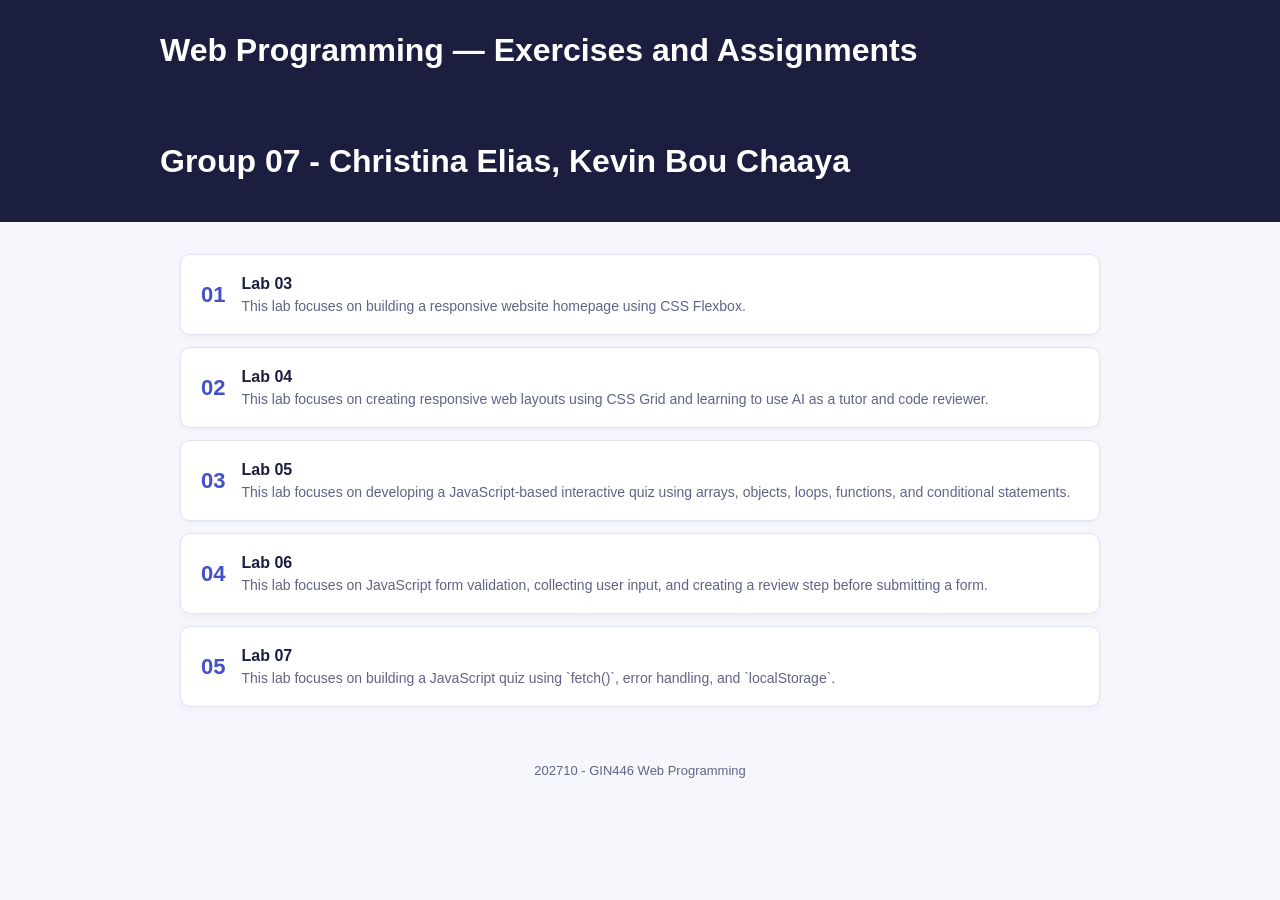
<file: index.html>
<!DOCTYPE html>
<html>
<head>
  <meta http-equiv="refresh" content="0; url=FINAL_WEBSITE/index.html">
  <title>Redirecting...</title>
</head>
<body>
  <a href="FINAL_WEBSITE/index.html">Click here if you are not redirected</a>
</body>
</html>
</file>
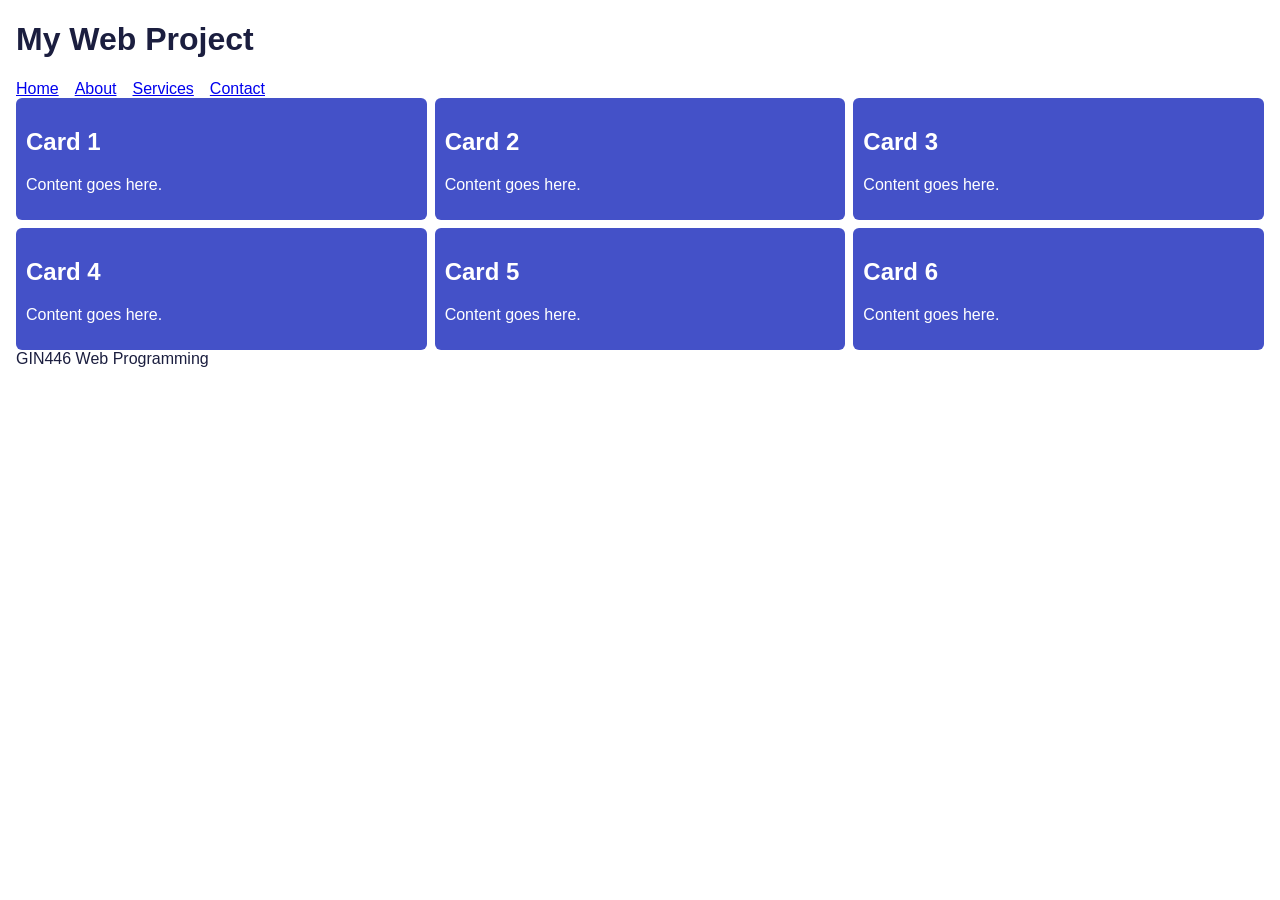
<file: css/index.html>
<!DOCTYPE html>
<html lang="en">
<head>
    <meta charset="UTF-8">
    <meta name="viewport" content="width=device-width, initial-scale=1.0">
    <title>GIN446 Grid Lab</title>
    <link rel="stylesheet" href="style.css">
</head>
<body>
    <header>
        <h1>My Web Project</h1>
    </header>

    <nav>
        <a href="#">Home</a>
        <a href="#">About</a>
        <a href="#">Services</a>
        <a href="#">Contact</a>
    </nav>

    <div class="grid g2">
        <div class="cell"><section class="card"><h2>Card 1</h2><p>Content goes here.</p></section></div>
        <div class="cell"><section class="card"><h2>Card 2</h2><p>Content goes here.</p></section></div>
        <div class="cell"><section class="card"><h2>Card 3</h2><p>Content goes here.</p></section></div>
        <div class="cell"><section class="card"><h2>Card 4</h2><p>Content goes here.</p></section></div>
        <div class="cell"><section class="card"><h2>Card 5</h2><p>Content goes here.</p></section></div>
        <div class="cell"><section class="card"><h2>Card 6</h2><p>Content goes here.</p></section></div>
    </div>

    <footer>GIN446 Web Programming</footer>
</body>
</html>
</file>
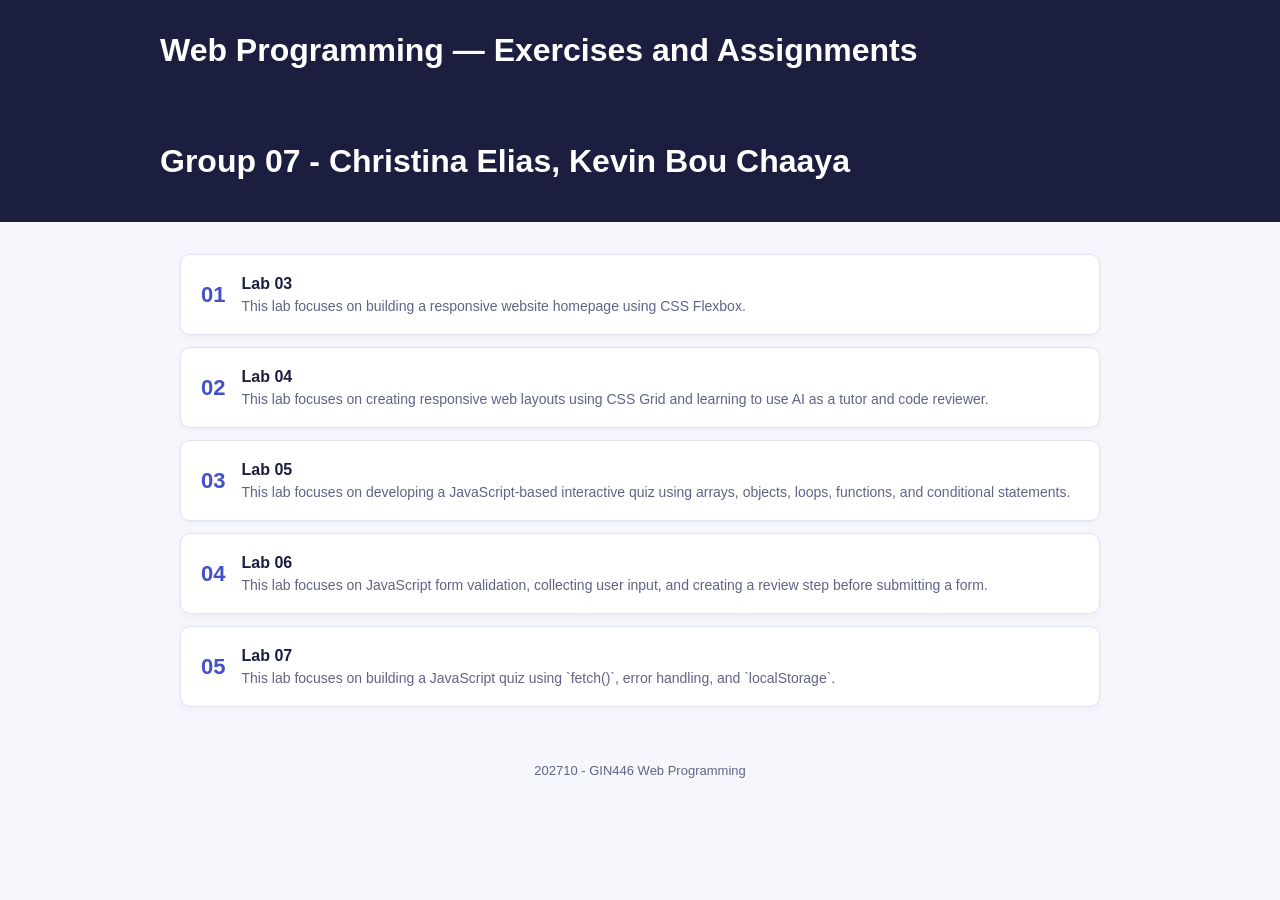
<file: FINAL_WEBSITE/index.html>
<!DOCTYPE html>
<html lang="en">
<head>
<meta charset="UTF-8"><meta name="viewport" content="width=device-width, initial-scale=1">
<title>Web Programming | HTML & CSS Examples</title>
<style>
:root{font-family:Arial,sans-serif;color:#1b1e3f;background:#f5f7fc}*{box-sizing:border-box}body{margin:0}header{background:#1b1e3f;color:white;padding:32px max(24px,calc((100% - 960px)/2))}header h1{margin:0 0 10px}header p{margin:0;color:#dce2ff}main{max-width:960px;margin:32px auto;padding:0 20px}.toolbar{display:flex;gap:12px;align-items:center;flex-wrap:wrap;margin-bottom:20px}input{flex:1;min-width:220px;padding:12px 14px;border:1px solid #c7cce4;border-radius:8px;font:inherit}.count{color:#5f6486}ol{padding:0;list-style:none;counter-reset:example;display:grid;gap:12px}li{counter-increment:example}li a{display:flex;gap:16px;align-items:center;padding:20px;background:white;border:1px solid #dfe3f3;border-radius:10px;color:inherit;text-decoration:none;box-shadow:0 2px 6px #1b1e3f0b}li a::before{content:counter(example,decimal-leading-zero);font-weight:bold;color:#4451c8;font-size:22px}li a:hover,li a:focus-visible{border-color:#4451c8;background:#f0f2ff;outline:2px solid transparent}.item-title{font-weight:bold;display:block}.item-desc{font-size:14px;color:#5f6486;display:block;margin-top:5px}.arrow{margin-left:auto;color:#4451c8;font-size:24px}footer{text-align:center;padding:24px;color:#5f6486;font-size:13px}
</style>
</head>



<body>
<header><h1>Web Programming — Exercises and Assignments</h1></header>

<header><h1> Group 07 - Christina Elias, Kevin Bou Chaaya </h1></header>


<main>
<ol id="examples">
<li><a href="GIN446_Lab03_Group07/public/LAB03.html""><span>
<span class="item-title">Lab 03</span>
<span class="item-desc">This lab focuses on building a responsive website homepage using CSS Flexbox. </span></span></a></li>

<li><a href="GIN446_Lab04_Group07/LAB04.html"><span><span class="item-title">Lab 04</span><span class="item-desc">This lab focuses on creating responsive web layouts using CSS Grid and learning to use AI as a tutor and code reviewer.</span></span></a></li>

<li><a href="GIN446_Lab05_Group07/LAB05.html"><span><span class="item-title">Lab 05</span><span class="item-desc">This lab focuses on developing a JavaScript-based interactive quiz using arrays, objects, loops, functions, and conditional statements.</span></span></a></li>

<li><a href="GIN446_Lab06_Group07/profile.html"><span><span class="item-title">Lab 06</span><span class="item-desc">This lab focuses on JavaScript form validation, collecting user input, and creating a review step before submitting a form.</span></span></a></li>

<li><a href="GIN446_Lab07_Group07/quiz.html"><span><span class="item-title">Lab 07</span><span class="item-desc">This lab focuses on building a JavaScript quiz using `fetch()`, error handling, and `localStorage`.</span></span></a></li>


</ol></main><footer>202710 - GIN446 Web Programming </footer>


</body>

</html>
</file>
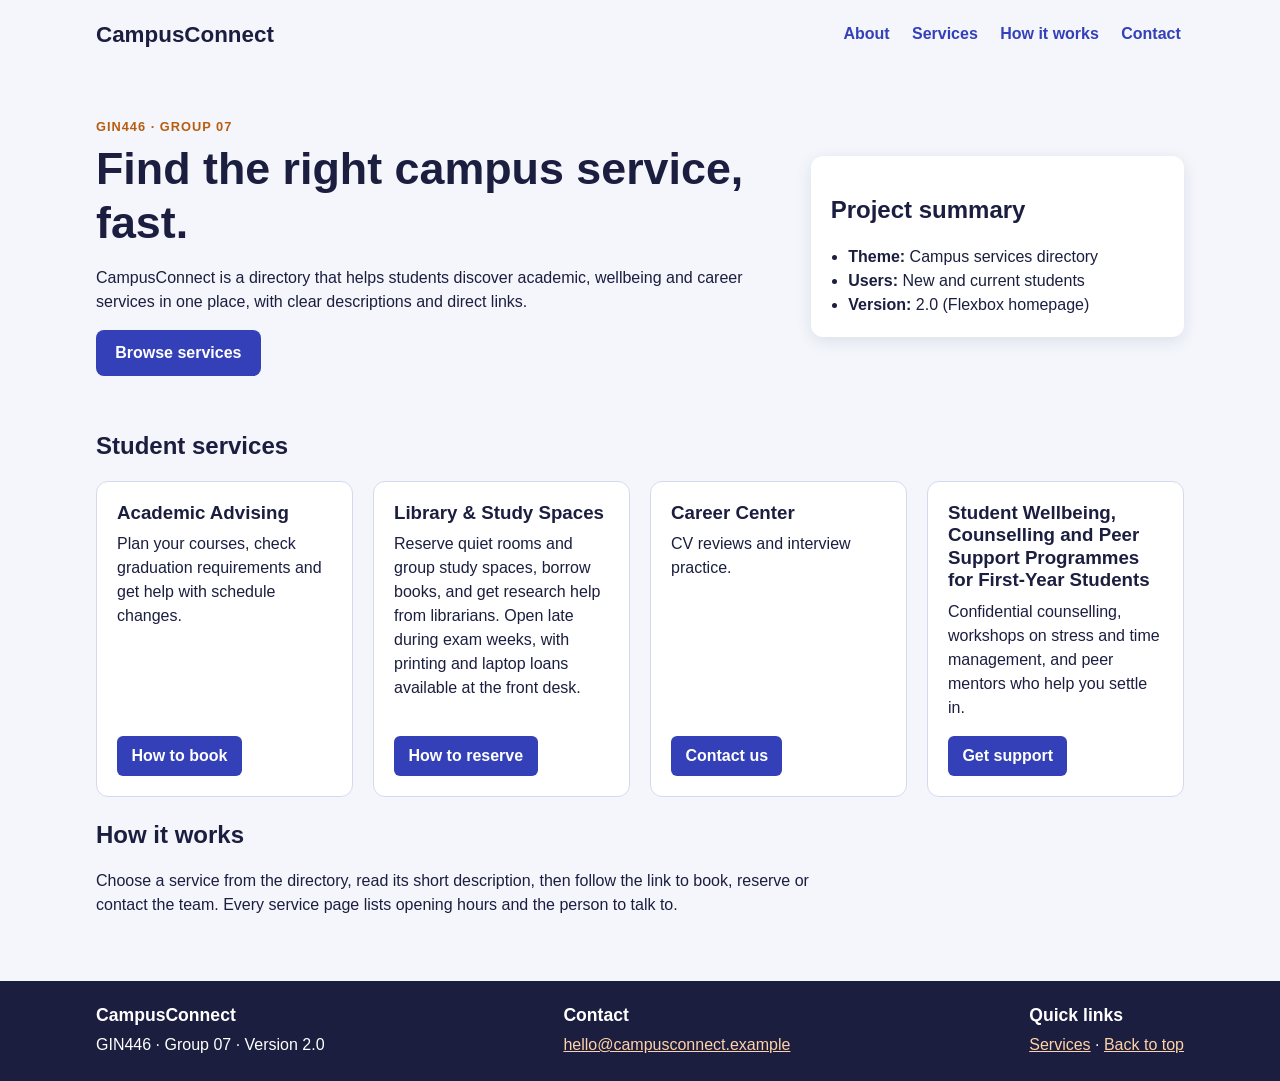
<file: FINAL_WEBSITE/GIN446_Lab03_Group07/public/index.html>
<!DOCTYPE html>
<html lang="en">
<head>
  <meta charset="UTF-8">
  <meta name="viewport" content="width=device-width, initial-scale=1">
  <title>CampusConnect – Student Services Directory</title>
  <link rel="stylesheet" href="css/styles.css">
</head>
<body>
  <a class="skip-link" href="#main">Skip to main content</a>

  <header class="site-header">
    <a class="brand" href="#top">CampusConnect</a>
    <nav aria-label="Main navigation">
      <ul class="nav-list">
        <li><a href="#about">About</a></li>
        <li><a href="#services">Services</a></li>
        <li><a href="#how-it-works">How it works</a></li>
        <li><a href="#contact">Contact</a></li>
      </ul>
    </nav>
  </header>

  <main id="main">
    <section class="hero" id="top">
      <div class="hero-copy">
        <p class="eyebrow">GIN446 · Group 07</p>
        <h1>Find the right campus service, fast.</h1>
        <p>CampusConnect is a directory that helps students discover academic, wellbeing and career services in one place, with clear descriptions and direct links.</p>
        <a class="button" href="#services">Browse services</a>
      </div>
      <aside class="project-summary" id="about" aria-labelledby="summary-title">
        <h2 id="summary-title">Project summary</h2>
        <ul>
          <li><strong>Theme:</strong> Campus services directory</li>
          <li><strong>Users:</strong> New and current students</li>
          <li><strong>Version:</strong> 2.0 (Flexbox homepage)</li>
        </ul>
      </aside>
    </section>

    <section class="catalogue" id="services" aria-labelledby="services-title">
      <h2 id="services-title">Student services</h2>
      <div class="cards">
        <article class="card">
          <h3>Academic Advising</h3>
          <p>Plan your courses, check graduation requirements and get help with schedule changes.</p>
          <a class="card-link" href="#how-it-works">How to book</a>
        </article>
        <article class="card">
          <h3>Library &amp; Study Spaces</h3>
          <p>Reserve quiet rooms and group study spaces, borrow books, and get research help from librarians. Open late during exam weeks, with printing and laptop loans available at the front desk.</p>
          <a class="card-link" href="#how-it-works">How to reserve</a>
        </article>
        <article class="card">
          <h3>Career Center</h3>
          <p>CV reviews and interview practice.</p>
          <a class="card-link" href="#contact">Contact us</a>
        </article>
        <article class="card">
          <h3>Student Wellbeing, Counselling and Peer Support Programmes for First-Year Students</h3>
          <p>Confidential counselling, workshops on stress and time management, and peer mentors who help you settle in.</p>
          <a class="card-link" href="#contact">Get support</a>
        </article>
      </div>
    </section>

    <section class="details" id="how-it-works" aria-labelledby="how-title">
      <h2 id="how-title">How it works</h2>
      <p>Choose a service from the directory, read its short description, then follow the link to book, reserve or contact the team. Every service page lists opening hours and the person to talk to.</p>
    </section>
  </main>

  <footer class="site-footer" id="contact">
    <div>
      <h2>CampusConnect</h2>
      <p>GIN446 · Group 07 · Version 2.0</p>
    </div>
    <div>
      <h2>Contact</h2>
      <p><a href="mailto:hello@campusconnect.example">hello@campusconnect.example</a></p>
    </div>
    <div>
      <h2>Quick links</h2>
      <p><a href="#services">Services</a> · <a href="#top">Back to top</a></p>
    </div>
  </footer>
</body>
</html>
</file>
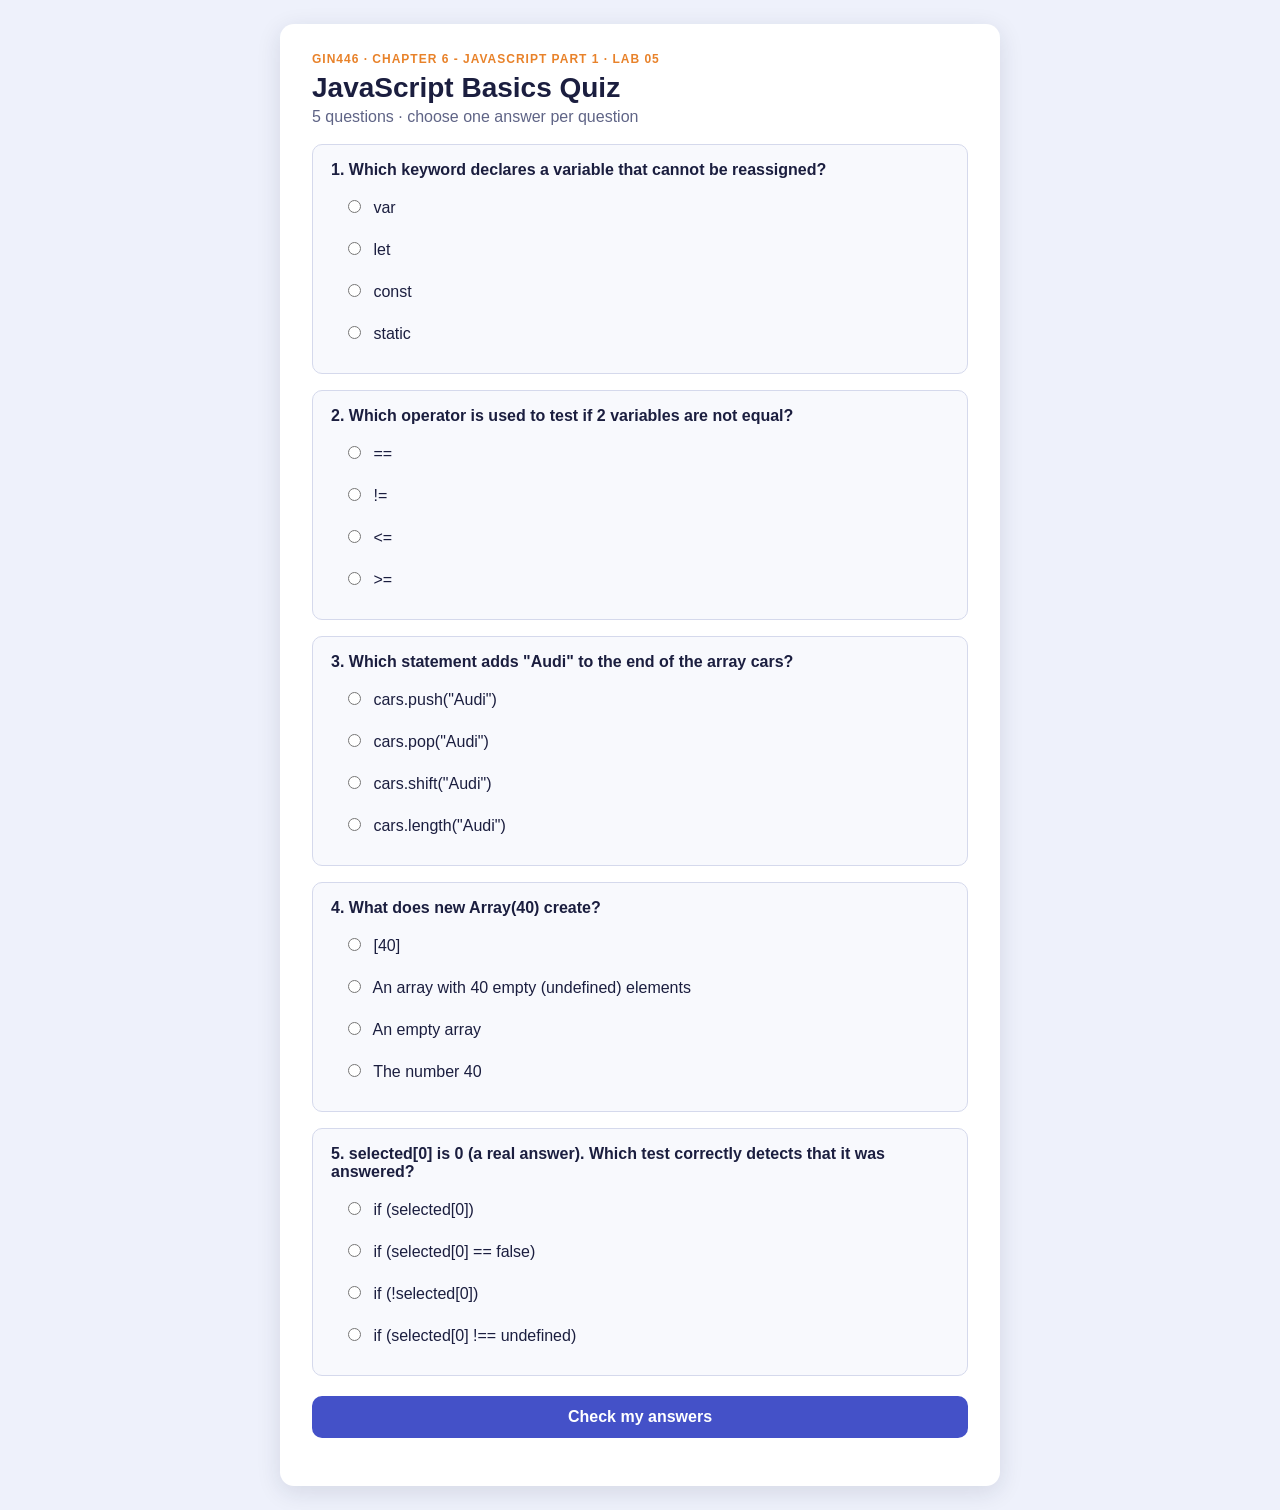
<file: FINAL_WEBSITE/GIN446_Lab05_Group07/LAB05.html>
<!DOCTYPE html>
<html lang="en">
<head>
  <meta charset="UTF-8">
  <meta name="viewport" content="width=device-width, initial-scale=1">
  <title>JavaScript Basics Quiz</title>
  <link rel="stylesheet" href="style.css">
</head>
<body>
  <main class="card">
    <header>
      <p class="course">GIN446 · Chapter 6 - JavaScript Part 1 · Lab 05</p>
      <h1>JavaScript Basics Quiz</h1>
      <p class="subtitle">5 questions · choose one answer per question</p>
    </header>

    <!-- The questions are generated by quiz.js and written inside this div -->
    <section id="quiz"></section>

    <!-- onclick calls the function submitQuiz() written in quiz.js -->
    <button type="button" class="btn" onclick="submitQuiz()">Check my answers</button>

    <!-- The score and the correction are written inside this div -->
    <section id="result"></section>
  </main>

  <!-- The script is loaded at the end of the body, after the HTML it uses -->
  <script src="quiz.js"></script>
</body>
</html>
</file>
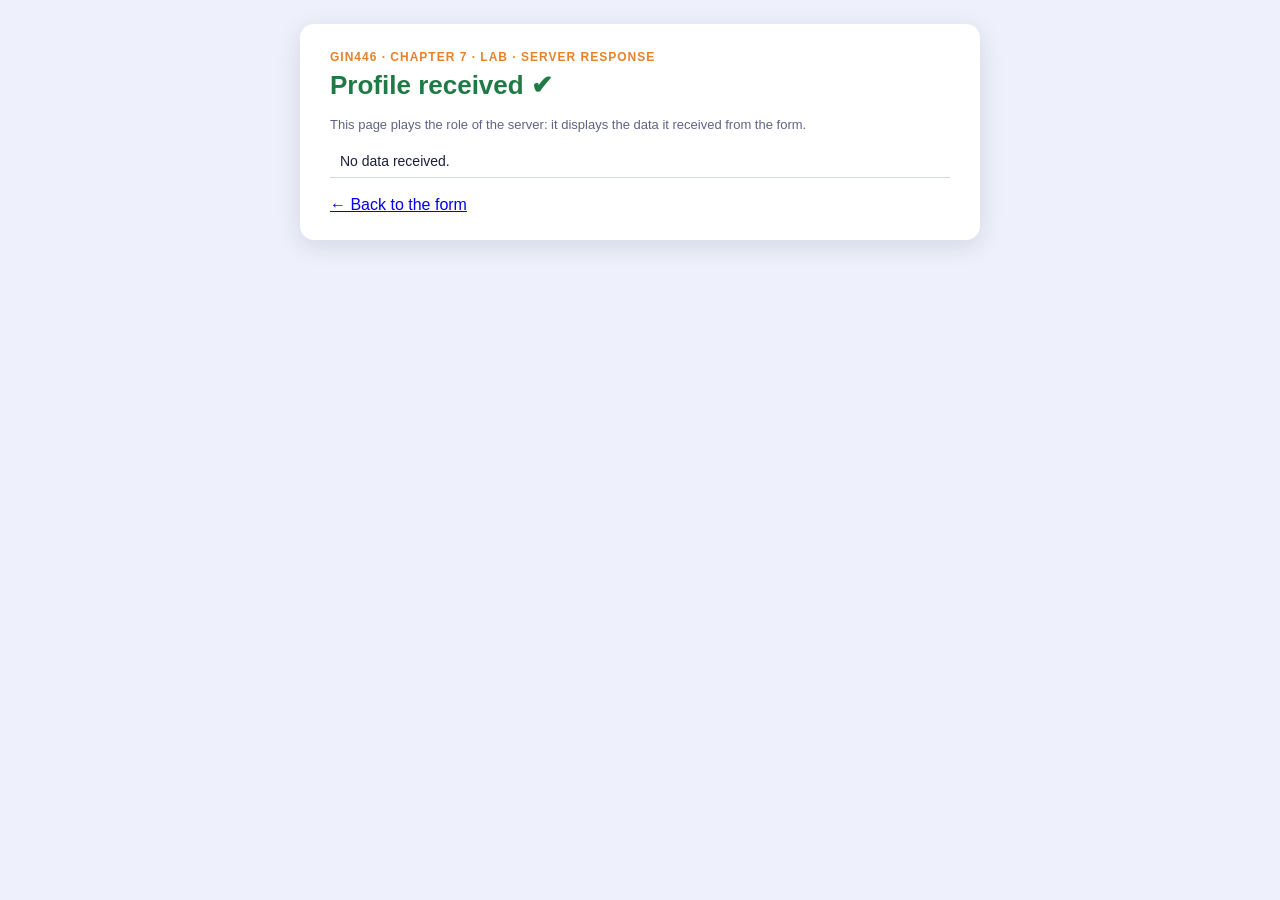
<file: FINAL_WEBSITE/GIN446_Lab06_Group07/confirmation.html>
<!DOCTYPE html>
<html lang="en">
<head>
  <meta charset="UTF-8">
  <meta name="viewport" content="width=device-width, initial-scale=1">
  <title>Profile Received</title>
  <link rel="stylesheet" href="style.css">
  <style>
    table { width: 100%; border-collapse: collapse; margin: 12px 0 18px; }
    th, td { padding: 8px 10px; border-bottom: 1px solid #d5d9ec; text-align: left; font-size: 14px; }
    th { width: 170px; color: #5f6486; }
    .ok { color: #1f7a45; }
    .note { color: #5f6486; font-size: 13px; }
  </style>
</head>
<body>
  <main class="card">
    <p class="course">GIN446 · Chapter 7 · Lab · Server response</p>
    <h1 class="ok">Profile received ✔</h1>
    <p class="note">This page plays the role of the server: it displays the data it received from the form.</p>
    <table id="received"></table>
    <a href="profile.html">← Back to the form</a>
  </main>

  <script>
    /* PROVIDED – simulates the server response. Do not modify.
       The form is sent with method="get": the data arrives in the URL (?fullname=...&skills=...). */
    const params = new URLSearchParams(window.location.search);
    const table = document.getElementById("received");
    const names = [...new Set(params.keys())];          // each field name once

    if (names.length === 0) {
      table.innerHTML = "<tr><td>No data received.</td></tr>";
    }
    names.forEach(function (name) {
      const row = document.createElement("tr");
      const th = document.createElement("th");
      const td = document.createElement("td");
      th.textContent = name;
      td.textContent = params.getAll(name).join(", ") || "(empty)";   // several values for skills / software
      row.appendChild(th);
      row.appendChild(td);
      table.appendChild(row);
    });
  </script>
</body>
</html>
</file>
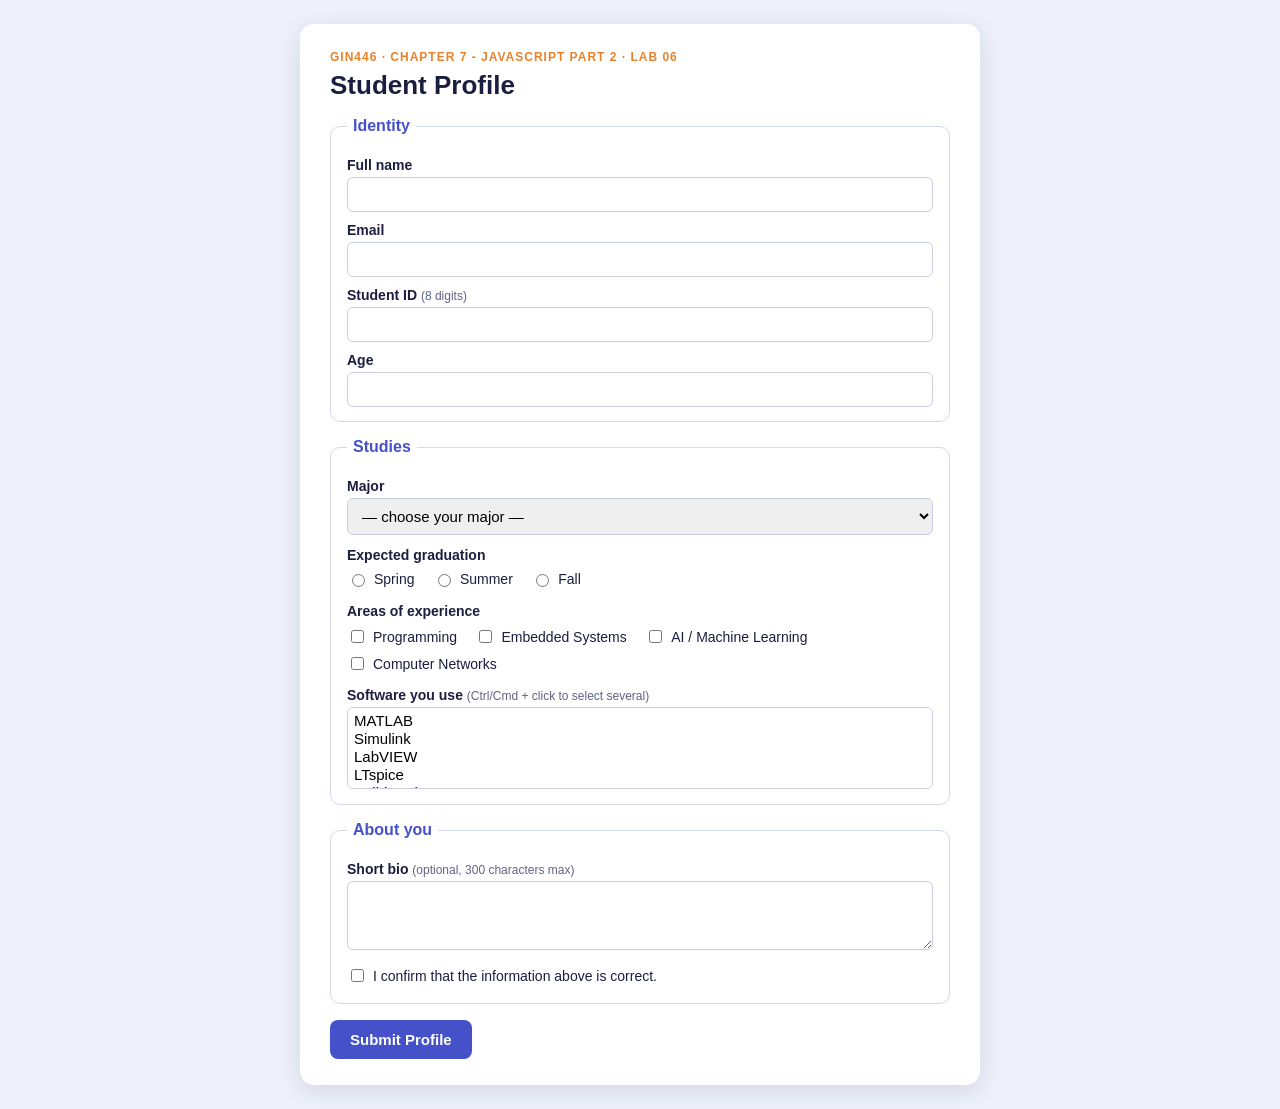
<file: FINAL_WEBSITE/GIN446_Lab06_Group07/profile.html>
<!DOCTYPE html>
<html lang="en">
<head>
  <meta charset="UTF-8">
  <meta name="viewport" content="width=device-width, initial-scale=1">
  <title>Student Profile</title>
  <link rel="stylesheet" href="style.css">
</head>
<body>
  <main class="card">
    <p class="course">GIN446 · Chapter 7 - JavaScript Part 2 · Lab 06</p>
    <h1>Student Profile</h1>

    <!-- novalidate: the browser does not block the submission by itself.
         YOUR JavaScript decides when to validate (checkValidity / reportValidity). -->
    <form id="profile-form" action="confirmation.html" method="get" novalidate>

      <fieldset>
        <legend>Identity</legend>
        <label for="fullname">Full name</label>
        <input id="fullname" name="fullname" required minlength="3">

        <label for="email">Email</label>
        <input type="email" id="email" name="email" required>

        <label for="studentId">Student ID <span class="hint">(8 digits)</span></label>
        <input id="studentId" name="studentId" required pattern="[0-9]{8}" title="8 digits, for example 20231234">

        <label for="age">Age</label>
        <input type="number" id="age" name="age" required min="17" max="70">
      </fieldset>

      <fieldset>
        <legend>Studies</legend>
        <label for="major">Major</label>
        <select id="major" name="major" required>
          <option value="">— choose your major —</option>
          <option value="computer">Computer Engineering</option>
          <option value="electrical">Electrical Engineering</option>
          <option value="mechanical">Mechanical Engineering</option>
          <option value="civil">Civil Engineering</option>
        </select>

        <p class="group-title">Expected graduation</p>
        <div class="options">
          <label><input type="radio" name="graduation" value="spring" required> Spring</label>
          <label><input type="radio" name="graduation" value="summer"> Summer</label>
          <label><input type="radio" name="graduation" value="fall"> Fall</label>
        </div>

        <p class="group-title">Areas of experience</p>
        <div class="options">
          <label><input type="checkbox" name="skills" value="programming"> Programming</label>
          <label><input type="checkbox" name="skills" value="embedded"> Embedded Systems</label>
          <label><input type="checkbox" name="skills" value="ai"> AI / Machine Learning</label>
          <label><input type="checkbox" name="skills" value="networks"> Computer Networks</label>
        </div>

        <label for="software">Software you use <span class="hint">(Ctrl/Cmd + click to select several)</span></label>
        <select id="software" name="software" multiple size="4">
          <option value="matlab">MATLAB</option>
          <option value="simulink">Simulink</option>
          <option value="labview">LabVIEW</option>
          <option value="ltspice">LTspice</option>
          <option value="solidworks">SolidWorks</option>
          <option value="proteus">Proteus</option>
          <option value="wireshark">Wireshark</option>
        </select>
      </fieldset>

      <fieldset>
        <legend>About you</legend>
        <label for="bio">Short bio <span class="hint">(optional, 300 characters max)</span></label>
        <textarea id="bio" name="bio" maxlength="300" rows="3"></textarea>

        <label class="consent">
          <input type="checkbox" id="consent" name="consent" value="yes" required>
          I confirm that the information above is correct.
        </label>
      </fieldset>

      <button type="submit" class="btn-primary">Submit Profile</button>
    </form>

    <!-- REVIEW PANEL: hidden by default (CSS), shown by adding the class "open" -->
    <section id="review" class="review-panel">
      <h2>Review your profile</h2>
      <p class="review-intro">Check your answers. <strong>Edit</strong> to change them, or <strong>Confirm &amp; Submit</strong> to send them.</p>
      <dl id="review-list" class="review-list"></dl>
      <div class="review-actions">
        <button type="button" id="edit-btn" class="btn-secondary">Edit</button>
        <button type="button" id="confirm-btn" class="btn-primary">Confirm &amp; Submit</button>
      </div>
    </section>
  </main>

  <script src="review.js"></script>
</body>
</html>
</file>
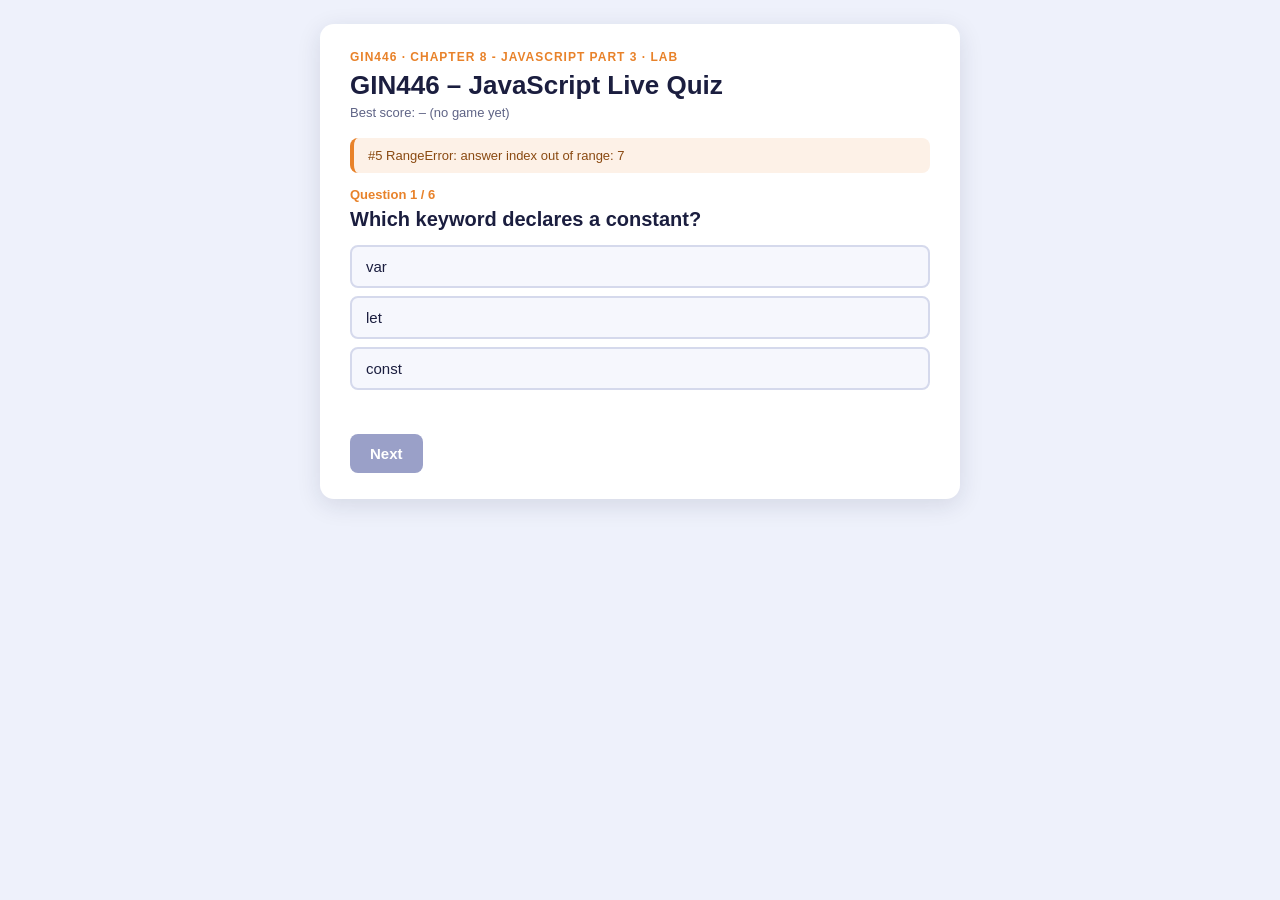
<file: FINAL_WEBSITE/GIN446_Lab07_Group07/quiz.html>
<!DOCTYPE html>
<html lang="en">
<head>
  <meta charset="UTF-8">
  <meta name="viewport" content="width=device-width, initial-scale=1">
  <title>Live Quiz</title>
  <link rel="stylesheet" href="style.css">
</head>
<body>
  <main class="card">
    <p class="course">GIN446 · Chapter 8 - JavaScript Part 3 · Lab</p>
    <h1 id="quiz-title">Live Quiz</h1>
    <p id="best" class="best">Best score: –</p>

    <!-- shown while the JSON files are loading -->
    <div id="loader" class="loader hidden"><span class="spinner"></span> Loading the questions…</div>

    <!-- shown when loading fails -->
    <div id="error" class="error hidden">
      <p id="error-msg"></p>
      <button id="retry" class="btn-secondary">Try again</button>
    </div>

    <!-- shown when some questions of the file are invalid -->
    <p id="warning" class="warning hidden"></p>

    <section id="quiz" class="hidden">
      <p id="progress" class="progress"></p>
      <h2 id="question"></h2>
      <div id="choices" class="choices"></div>
      <p id="feedback" class="feedback"></p>
      <button id="next" class="btn-primary" disabled>Next</button>
    </section>

    <section id="result" class="result hidden">
      <h2>Quiz finished</h2>
      <p id="score" class="score"></p>
      <p id="verdict" class="verdict"></p>
      <button id="restart" class="btn-primary">Play again</button>
    </section>
  </main>

  <script src="quiz.js"></script>
</body>
</html>
</file>
<file: css/style.css>
body {
    font-family: Arial, sans-serif;
    margin: 16px;
    color: #1b1e3f;
}

nav {
    display: flex;
    gap: 16px;
}

.grid {
    display: grid;
    gap: 8px;
}

.g2 {
    grid-template-columns: repeat(3, 1fr);
}

.cell {
    background: #4451c8;
    color: #fff;
    padding: 10px;
    border-radius: 6px;
}

.cell:hover {
    background: #2f3a9e;
}

@media (max-width: 1024px) {
    .g2 { grid-template-columns: repeat(2, 1fr); }
}

@media (max-width: 600px) {
    .g2 { grid-template-columns: 1fr; }
}
</file>
<file: FINAL_WEBSITE/GIN446_Lab03_Group07/public/css/styles.css>
/* GIN446 – Flexbox lab – CampusConnect */
* { box-sizing: border-box; }
body { margin: 0; font-family: Arial, Helvetica, sans-serif; line-height: 1.5; color: #1b1e3f; background: #f4f6fc; }
h1, h2, h3 { line-height: 1.2; overflow-wrap: anywhere; }
a { color: #3340b8; }
a:focus-visible, .button:focus-visible { outline: 3px solid #e8822a; outline-offset: 2px; }
img { max-width: 100%; }

.skip-link { position: absolute; left: -999px; top: 0; padding: .5rem 1rem; background: #fff; }
.skip-link:focus { left: 0; z-index: 10; }

main, .site-header, .site-footer { max-width: 70rem; margin-inline: auto; padding: 1rem; }

/* TASK 1 – header and navigation */
.site-header {
  display: flex;
  flex-wrap: wrap;
  align-items: center;
  gap: 1.5rem;
}
.site-header nav { margin-inline-start: auto; }   /* pushes nav to the end */
.brand { font-size: 1.4rem; font-weight: bold; text-decoration: none; color: #1b1e3f; }
.nav-list {
  display: flex;
  flex-wrap: wrap;
  gap: 1rem;
  list-style: none;
  margin: 0;
  padding: 0;
}
.nav-list a { display: inline-block; padding: .4rem .2rem; font-weight: bold; text-decoration: none; }
.nav-list a:hover { text-decoration: underline; }

/* TASK 2 – two-region hero */
.hero {
  display: flex;
  flex-wrap: wrap;
  gap: 2rem;
  align-items: center;
  padding: 2rem 0;
}
.hero-copy { flex: 2 1 28rem; min-width: 0; }
.project-summary {
  flex: 1 1 16rem;
  min-width: 0;
  padding: 1.25rem;
  background: #fff;
  border-radius: 12px;
  box-shadow: 0 4px 16px rgba(27, 30, 63, .1);
}
.eyebrow { margin: 0; font-size: .8rem; font-weight: bold; letter-spacing: 1px; text-transform: uppercase; color: #b85d10; }
.hero h1 { margin: .4rem 0 .8rem; font-size: clamp(1.8rem, 5vw, 2.8rem); }
.project-summary ul { padding-left: 1.1rem; margin: 0; }
.button { display: inline-block; padding: .7rem 1.2rem; font-weight: bold; color: #fff; background: #3340b8; border-radius: 8px; text-decoration: none; }
.button:hover { background: #28338f; }

/* TASK 3 – cards and action links */
.catalogue h2, .details h2 { margin-top: 1.5rem; }
.cards {
  display: flex;
  flex-wrap: wrap;
  gap: 1.25rem;
}
.card {
  flex: 1 1 16rem;
  min-width: 0;
  display: flex;
  flex-direction: column;
  padding: 1.25rem;
  background: #fff;
  border: 1px solid #d5d9ec;
  border-radius: 12px;
}
.card h3 { margin: 0 0 .5rem; }
.card p { margin: 0 0 1rem; }
.card-link {
  margin-top: auto;            /* sticks the link to the bottom of the card */
  align-self: flex-start;      /* link keeps its natural width */
  padding: .5rem .9rem;
  font-weight: bold;
  color: #fff;
  background: #3340b8;
  border-radius: 6px;
  text-decoration: none;
}
.card-link:hover { background: #28338f; }

.details { padding-bottom: 2rem; max-width: 45rem; }

/* TASK 4 – footer */
.site-footer {
  display: flex;
  flex-wrap: wrap;
  justify-content: space-between;
  gap: 1rem;
  max-width: none;
  padding: 1.5rem max(1rem, calc((100% - 68rem) / 2));
  color: #fff;
  background: #1b1e3f;
}
.site-footer > div { min-width: 0; }
.site-footer h2 { margin: 0 0 .4rem; font-size: 1.1rem; }
.site-footer p { margin: 0; }
.site-footer a { color: #ffd2a8; }
</file>
<file: FINAL_WEBSITE/GIN446_Lab05_Group07/style.css>
/* GIN446 – Chapter 6 lab05 – JavaScript Basics Quiz
   This stylesheet is provided. You do not need to modify it for the main tasks.
   The classes used by your JavaScript are marked with  ◄ used in quiz.js  */

* { box-sizing: border-box; }

html { background: #eef1fb; }

body {
  margin: 0;
  padding: 24px 16px;
  font-family: Arial, Helvetica, sans-serif;
  background: #eef1fb;
  color: #1b1e3f;
  min-height: 100vh;
}

.card {
  max-width: 720px;
  margin: 0 auto;
  padding: 28px 32px;
  background: #ffffff;
  border-radius: 14px;
  box-shadow: 0 6px 24px rgba(27, 30, 63, 0.12);
}

header { margin-bottom: 18px; }
.course { margin: 0; font-size: 12px; font-weight: bold; letter-spacing: 1px; color: #e8822a; text-transform: uppercase; }
h1 { margin: 6px 0 4px; font-size: 28px; }
.subtitle { margin: 0; color: #5f6486; }

/* one question block  ◄ used in quiz.js */
.question {
  margin: 16px 0;
  padding: 16px 18px;
  border: 1px solid #d5d9ec;
  border-radius: 10px;
  background: #f8f9fd;
}

/* the question text  ◄ used in quiz.js */
.question-text { margin: 0 0 10px; font-weight: bold; }

/* one choice: the whole row is clickable  ◄ used in quiz.js */
.choice {
  display: block;
  margin: 6px 0;
  padding: 8px 12px;
  border-radius: 8px;
  cursor: pointer;
}
.choice:hover { background: #e6e9f7; }
.choice input { margin-right: 8px; }

.btn {
  display: block;
  width: 100%;
  margin: 20px 0 0;
  padding: 12px;
  border: none;
  border-radius: 10px;
  background: #4451c8;
  color: #ffffff;
  font-size: 16px;
  font-weight: bold;
  cursor: pointer;
}
.btn:hover { background: #353fa6; }

/* the result area */
#result { margin-top: 20px; }
.score { font-size: 22px; font-weight: bold; margin: 0 0 4px; }      /* ◄ used in quiz.js */
.message { margin: 0 0 14px; color: #5f6486; }                       /* ◄ used in quiz.js */
.line { margin: 6px 0; padding: 8px 12px; border-radius: 8px; }      /* ◄ used in quiz.js */
.correct { background: #e3f4e8; color: #1f7a45; }                    /* ◄ used in quiz.js */
.wrong { background: #fde8e7; color: #b3261e; }                      /* ◄ used in quiz.js */
.unanswered { background: #fdf1e7; color: #a15a12; }                 /* ◄ used in quiz.js */

.hint { padding: 14px; border: 2px dashed #e8822a; border-radius: 10px; color: #a15a12; }
</file>
<file: FINAL_WEBSITE/GIN446_Lab06_Group07/style.css>
/* GIN446 – Chapter 7 lab 06 – provided stylesheet (you do not need to modify it).
   Classes used by review.js:  .open (show the review panel)  .hidden (hide the form) */

* { box-sizing: border-box; }
html { background: #eef1fb; }
body { margin: 0; padding: 24px 16px; font-family: Arial, Helvetica, sans-serif; color: #1b1e3f; background: #eef1fb; }

.card { max-width: 680px; margin: 0 auto; padding: 26px 30px; background: #fff; border-radius: 14px; box-shadow: 0 6px 24px rgba(27, 30, 63, .12); }
.course { margin: 0; font-size: 12px; font-weight: bold; letter-spacing: 1px; color: #e8822a; text-transform: uppercase; }
h1 { margin: 6px 0 16px; font-size: 26px; }

fieldset { margin: 0 0 16px; padding: 12px 16px 14px; border: 1px solid #d5d9ec; border-radius: 10px; }
legend { padding: 0 6px; font-weight: bold; color: #4451c8; }
label { display: block; margin: 10px 0 4px; font-weight: bold; font-size: 14px; }
.hint { font-weight: normal; color: #5f6486; font-size: 12px; }
input, select, textarea { width: 100%; padding: 8px 10px; font: 15px Arial, sans-serif; border: 1px solid #c9cee6; border-radius: 6px; }
select[multiple] { padding: 4px; }
.group-title { margin: 12px 0 4px; font-weight: bold; font-size: 14px; }
.options label, .consent { display: inline-flex; align-items: center; gap: 6px; margin: 4px 14px 4px 0; font-weight: normal; }
.options input, .consent input { width: auto; }
.consent { display: flex; margin-top: 12px; }

/* invalid fields are outlined after the user has tried to submit */
input:user-invalid, select:user-invalid { border-color: #b3261e; background: #fde8e7; }

button { padding: 11px 20px; font-size: 15px; font-weight: bold; border: none; border-radius: 8px; cursor: pointer; }
.btn-primary { color: #fff; background: #4451c8; }
.btn-primary:hover { background: #353fa6; }
.btn-secondary { color: #1b1e3f; background: #e7e9f5; }
.btn-secondary:hover { background: #d5d9ec; }

/* ---- review panel ---- */
.review-panel { display: none; padding: 18px 20px; border: 2px solid #4451c8; border-radius: 12px; background: #f6f7fd; }
.review-panel.open { display: block; }         /* ◄ added / removed by review.js */
.review-panel h2 { margin: 0 0 4px; font-size: 20px; }
.review-intro { margin: 0 0 12px; color: #5f6486; font-size: 14px; }
.review-list { display: grid; grid-template-columns: 160px 1fr; gap: 6px 14px; margin: 0 0 16px; }
.review-list dt { font-weight: bold; color: #5f6486; }
.review-list dd { margin: 0; }
.review-actions { display: flex; gap: 10px; justify-content: flex-end; }

.hidden { display: none; }                      /* ◄ added / removed by review.js */
</file>
<file: FINAL_WEBSITE/GIN446_Lab07_Group07/style.css>
/* GIN446 – Chapter 8 lab – provided stylesheet (you do not need to modify it).
   Classes used by quiz.js:
   .hidden (hide a block)   .correct / .wrong (choice buttons)   .ok / .bad (feedback and verdict) */

* { box-sizing: border-box; }
html { background: #eef1fb; }
body { margin: 0; padding: 24px 16px; font-family: Arial, Helvetica, sans-serif; color: #1b1e3f; background: #eef1fb; }

.card { max-width: 640px; margin: 0 auto; padding: 26px 30px; background: #fff; border-radius: 14px; box-shadow: 0 6px 24px rgba(27, 30, 63, .12); }
.course { margin: 0; font-size: 12px; font-weight: bold; letter-spacing: 1px; color: #e8822a; text-transform: uppercase; }
h1 { margin: 6px 0 4px; font-size: 26px; }
.best { margin: 0 0 18px; font-size: 13px; color: #5f6486; }

.hidden { display: none !important; }

/* ---- loading, error, warning ---- */
.loader { display: flex; align-items: center; gap: 10px; padding: 14px 16px; border-radius: 10px; background: #f1f3fa; color: #4451c8; font-weight: bold; }
.spinner { width: 18px; height: 18px; border: 3px solid #c9cee6; border-top-color: #4451c8; border-radius: 50%; animation: spin .8s linear infinite; }
@keyframes spin { to { transform: rotate(360deg); } }
.error { padding: 14px 16px; border-radius: 10px; background: #fbe9e9; border: 1px solid #e8b4b0; color: #b3261e; }
.error p { margin: 0 0 10px; font-weight: bold; }
.warning { margin: 0 0 14px; padding: 10px 14px; border-radius: 8px; background: #fdf1e7; border-left: 4px solid #e8822a; font-size: 13px; color: #8a4a12; }

/* ---- question ---- */
.progress { margin: 0; font-size: 13px; font-weight: bold; color: #e8822a; }
#question { margin: 6px 0 14px; font-size: 20px; }
.choices { display: grid; gap: 8px; margin-bottom: 12px; }
.choice { width: 100%; text-align: left; padding: 11px 14px; font-size: 15px; font-weight: normal; color: #1b1e3f; background: #f6f7fd; border: 2px solid #d5d9ec; border-radius: 8px; cursor: pointer; }
.choice:hover:not(:disabled) { border-color: #4451c8; }
.choice:disabled { cursor: default; }
.choice.correct { background: #e3f4e8; border-color: #1f7a45; color: #1f7a45; font-weight: bold; }
.choice.wrong { background: #fbe9e9; border-color: #b3261e; color: #b3261e; }
.feedback { min-height: 20px; margin: 0 0 12px; font-weight: bold; }

/* ---- result ---- */
.result { text-align: center; }
.score { margin: 6px 0; font-size: 34px; font-weight: bold; color: #4451c8; }
.verdict { font-weight: bold; margin: 0 0 16px; }

.ok { color: #1f7a45; }
.bad { color: #b3261e; }

button { padding: 11px 20px; font-size: 15px; font-weight: bold; border: none; border-radius: 8px; cursor: pointer; }
.btn-primary { color: #fff; background: #4451c8; }
.btn-primary:hover:not(:disabled) { background: #353fa6; }
.btn-primary:disabled { background: #9aa0c8; cursor: not-allowed; }
.btn-secondary { color: #1b1e3f; background: #fff; border: 1px solid #e8b4b0; }
</file>
